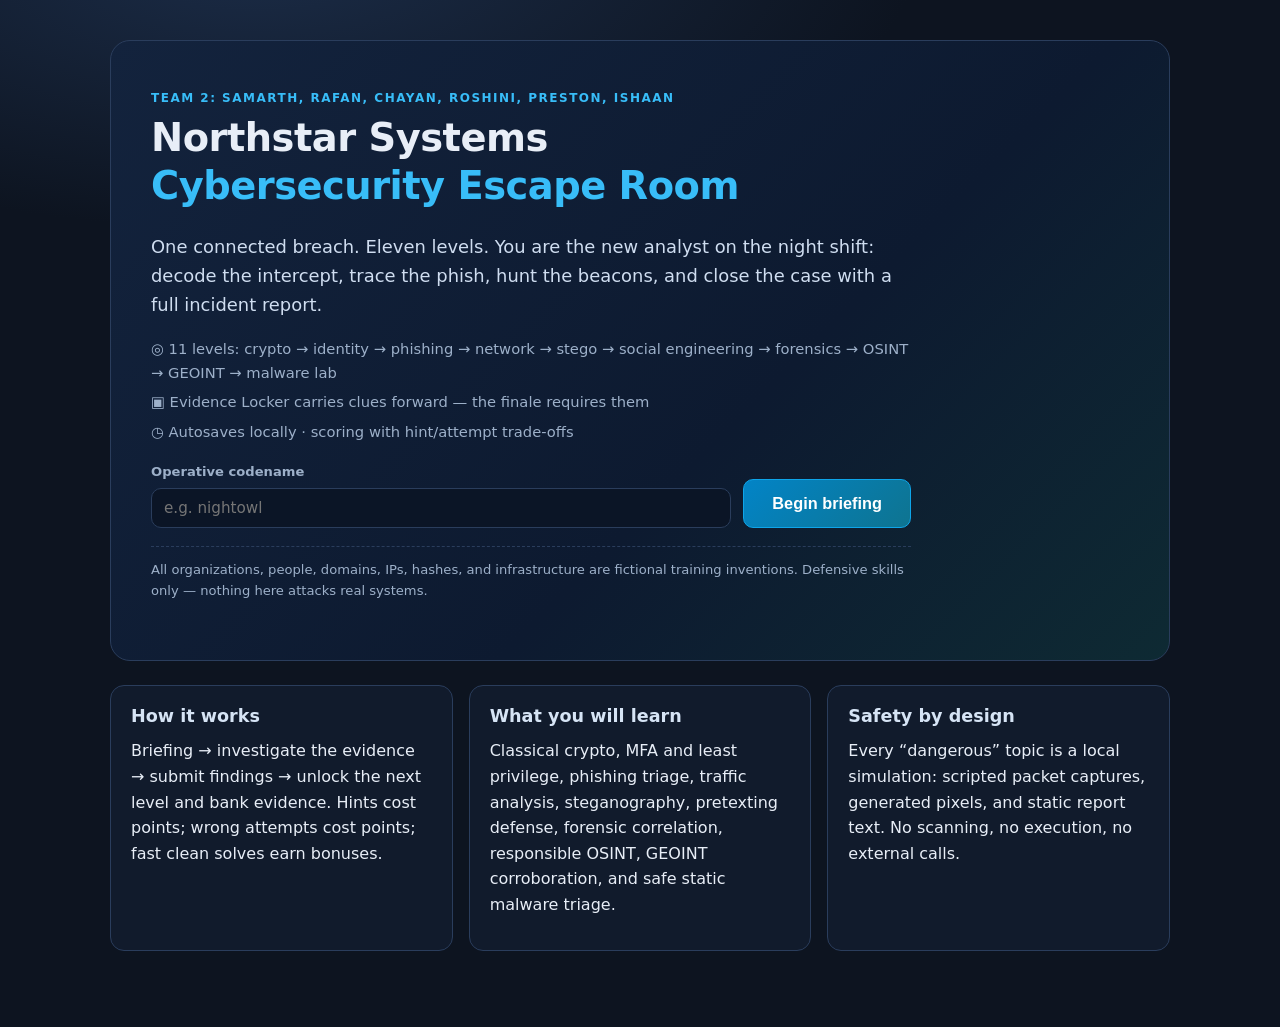
<file: index.html>
<!DOCTYPE html>
<html lang="en">
<head>
<meta charset="UTF-8" />
<meta name="viewport" content="width=device-width, initial-scale=1.0" />
<meta name="description" content="Northstar Systems — a fictional cybersecurity incident investigation. An 11-level educational escape room. All people, companies, and infrastructure are fictional." />
<title>Northstar Systems — Cyber Incident Escape Room</title>
<link rel="icon" href="data:image/svg+xml,%3Csvg xmlns='http://www.w3.org/2000/svg' viewBox='0 0 32 32'%3E%3Crect width='32' height='32' rx='7' fill='%230d1420'/%3E%3Ctext x='16' y='23' font-size='18' text-anchor='middle' fill='%2338bdf8'%3E%E2%AC%A2%3C/text%3E%3C/svg%3E" />
<link rel="stylesheet" href="css/styles.css" />
</head>
<body>
<a class="skip-link" href="#view">Skip to main content</a>
<div id="app">
  <header id="topbar" class="topbar" hidden>
    <div class="topbar-inner">
      <div class="brand" aria-label="Northstar Systems Investigation">
        <span class="brand-mark" aria-hidden="true">⬢</span>
        <span class="brand-text"><strong>NORTHSTAR SYSTEMS</strong><small>Incident Investigation Unit</small></span>
      </div>
      <div class="topbar-stats" role="status" aria-label="Investigation status">
        <div class="tstat"><span class="tstat-label">Operative</span><span class="tstat-value" id="hudOperative">—</span></div>
        <div class="tstat"><span class="tstat-label">Score</span><span class="tstat-value" id="hudScore">0</span></div>
        <div class="tstat"><span class="tstat-label">Progress</span><span class="tstat-value" id="hudProgress">0/11</span></div>
        <div class="tstat"><span class="tstat-label">Time</span><span class="tstat-value timer-row"><span id="hudTime" aria-live="off">00:00:00</span><button type="button" class="timer-toggle" id="hudPauseBtn" aria-pressed="false" aria-label="Pause mission timer" title="Pause mission timer">⏸</button></span><span class="timer-state is-running" id="hudTimerState"><span class="timer-dot" aria-hidden="true"></span><span id="hudTimerStateText">RUNNING</span></span></div>
      </div>
      <div class="topbar-actions">
        <button type="button" class="btn btn-ghost btn-sm" id="btnResetTop">Reset Investigation</button>
      </div>
    </div>
    <div class="progress-track" aria-hidden="true"><div class="progress-fill" id="hudBar"></div></div>
  </header>

  <div id="layout" class="layout" hidden>
    <nav class="sidenav" aria-label="Investigation sections">
      <button type="button" class="side-link" data-tab="investigation"><span aria-hidden="true">◎</span> Investigation</button>
      <button type="button" class="side-link" data-tab="map"><span aria-hidden="true">▦</span> Mission Map</button>
      <button type="button" class="side-link" data-tab="evidence"><span aria-hidden="true">▣</span> Evidence Locker <span class="pill" id="evCount">0</span></button>
      <button type="button" class="side-link" data-tab="notes"><span aria-hidden="true">✎</span> Notes</button>
      <button type="button" class="side-link" data-tab="help"><span aria-hidden="true">?</span> Help</button>
    </nav>
    <main id="view" class="view" tabindex="-1"></main>
  </div>

  <main id="landingWrap">
    <div id="viewLanding" tabindex="-1"></div>
  </main>
</div>

<div id="modalRoot"></div>
<div id="demoRoot"></div>
<div id="toastRoot" class="toast-root" aria-live="polite" aria-atomic="true"></div>

<script src="js/config.js"></script>
<script src="js/storage.js"></script>
<script src="js/data.js"></script>
<script src="js/engine.js"></script>
<script src="js/levels.js"></script>
<script src="js/app.js"></script>
</body>
</html>
</file>
<file: css/styles.css>
/* Northstar Systems — professional SOC-training aesthetic. Dark, calm, readable. */
:root {
  --bg: #0d1420;
  --bg2: #111b2c;
  --panel: #16233a;
  --panel2: #1b2c47;
  --line: #2a3d5c;
  --ink: #e8eef7;
  --muted: #9db0c9;
  --accent: #38bdf8;
  --accent2: #34d399;
  --warn: #fbbf24;
  --bad: #f87171;
  --good: #34d399;
  --radius: 14px;
  --focus: #7dd3fc;
}
* { box-sizing: border-box; }
/* Author display rules (grid/flex/inline-flex below) would otherwise override
   the UA stylesheet's [hidden]{display:none}. This guard keeps every
   hidden attribute — layout, topbar, badges — actually hidden. */
[hidden] { display: none !important; }
html { scroll-behavior: smooth; }
body {
  margin: 0; background: radial-gradient(1200px 500px at 20% -5%, #1b2c47 0%, var(--bg) 55%) fixed, var(--bg);
  color: var(--ink); font-family: "Segoe UI", system-ui, -apple-system, Roboto, "Helvetica Neue", Arial, sans-serif;
  line-height: 1.6; font-size: 16px;
}
.skip-link { position: absolute; left: -9999px; top: 0; background: var(--accent); color: #06121f; padding: 8px 14px; z-index: 200; border-radius: 0 0 8px 0; }
.skip-link:focus { left: 0; }
:focus-visible { outline: 3px solid var(--focus); outline-offset: 2px; border-radius: 6px; }
h1, h2, h3, h4 { line-height: 1.25; margin: 0 0 0.6em; }
h1 { font-size: 2.4rem; letter-spacing: -0.5px; }
h1 span { color: var(--accent); }
h2 { font-size: 1.6rem; }
h3 { font-size: 1.1rem; color: #d6e4f5; }
p { margin: 0 0 0.8em; }
.muted { color: var(--muted); }
.small { font-size: 0.85rem; }
.mono { font-family: Consolas, "Cascadia Mono", Menlo, monospace; }
.break { word-break: break-all; }
.kicker { text-transform: uppercase; letter-spacing: 1.5px; font-size: 0.75rem; color: var(--accent); font-weight: 700; margin-bottom: 0.5em; }

/* ---------- top bar ---------- */
.topbar { position: sticky; top: 0; z-index: 50; background: rgba(13, 20, 32, 0.96); border-bottom: 1px solid var(--line); }
.topbar-inner { max-width: 1200px; margin: 0 auto; padding: 10px 20px; display: flex; gap: 18px; align-items: center; flex-wrap: wrap; }
.brand { display: flex; gap: 10px; align-items: center; margin-right: auto; }
.brand-mark { font-size: 1.6rem; color: var(--accent); }
.brand-text { display: flex; flex-direction: column; font-size: 0.9rem; }
.brand-text small { color: var(--muted); font-size: 0.7rem; letter-spacing: 1px; }
.topbar-stats { display: flex; gap: 18px; flex-wrap: wrap; }
.tstat { display: flex; flex-direction: column; min-width: 70px; }
.tstat-label { font-size: 0.68rem; text-transform: uppercase; letter-spacing: 1px; color: var(--muted); }
.tstat-value { font-weight: 700; font-variant-numeric: tabular-nums; }
.progress-track { height: 4px; background: #0a1220; }
.progress-fill { height: 100%; width: 0; background: linear-gradient(90deg, var(--accent), var(--accent2)); transition: width 0.4s; }

/* ---------- layout ---------- */
.layout { max-width: 1200px; margin: 0 auto; padding: 20px; display: grid; grid-template-columns: 210px 1fr; gap: 20px; align-items: start; }
.sidenav { position: sticky; top: 90px; display: flex; flex-direction: column; gap: 6px; background: var(--bg2); border: 1px solid var(--line); border-radius: var(--radius); padding: 12px; }
.side-link { display: flex; gap: 10px; align-items: center; background: none; border: 1px solid transparent; color: var(--ink); padding: 10px 12px; border-radius: 10px; cursor: pointer; font-size: 0.95rem; text-align: left; }
.side-link:hover { background: var(--panel); }
.side-link.on { background: var(--panel2); border-color: var(--accent); }
.pill { margin-left: auto; background: var(--accent); color: #06121f; font-size: 0.72rem; font-weight: 700; border-radius: 999px; padding: 1px 9px; }
.view { min-height: 60vh; }
.view:focus { outline: none; }

/* ---------- landing ---------- */
#landingWrap { max-width: 1100px; margin: 0 auto; padding: 40px 20px 60px; }
.hero { background: linear-gradient(135deg, #13233d, #0d1a30 60%, #0e2a33); border: 1px solid var(--line); border-radius: 20px; padding: 48px 40px; margin-bottom: 24px; }
.hero-inner { max-width: 760px; }
.lede { font-size: 1.12rem; color: #cfddf0; }
.hero-meta { display: flex; flex-direction: column; gap: 6px; margin: 18px 0; color: var(--muted); font-size: 0.92rem; }
.hero-actions { display: flex; gap: 12px; flex-wrap: wrap; margin-top: 16px; align-items: flex-end; }
.fiction { margin-top: 18px; font-size: 0.82rem; color: var(--muted); border-top: 1px dashed var(--line); padding-top: 12px; }
.landing-grid { display: grid; grid-template-columns: repeat(auto-fit, minmax(260px, 1fr)); gap: 16px; }

/* ---------- cards / buttons / fields ---------- */
.card { background: var(--bg2); border: 1px solid var(--line); border-radius: var(--radius); padding: 20px; margin-bottom: 16px; }
.btn { background: var(--panel2); color: var(--ink); border: 1px solid var(--line); border-radius: 10px; padding: 10px 18px; font-size: 0.92rem; font-weight: 600; cursor: pointer; transition: transform 0.12s, border-color 0.12s; }
.btn:hover { border-color: var(--accent); transform: translateY(-1px); }
.btn:disabled { opacity: 0.45; cursor: not-allowed; transform: none; }
.btn-primary { background: linear-gradient(135deg, #0284c7, #0e7490); border-color: #0ea5e9; color: #fff; }
.btn-ghost { background: transparent; }
.btn-sm { padding: 7px 12px; font-size: 0.82rem; }
.btn-lg { padding: 14px 28px; font-size: 1.02rem; }
.fld { display: flex; flex-direction: column; gap: 6px; }
.fld > span { font-size: 0.82rem; font-weight: 600; color: var(--muted); }
.fld input, .fld select, .fld textarea { background: #0b1526; border: 1px solid var(--line); color: var(--ink); border-radius: 10px; padding: 10px 12px; font-size: 0.95rem; font-family: inherit; max-width: 100%; }
.fld input:focus, .fld select:focus, .fld textarea:focus { outline: none; border-color: var(--accent); box-shadow: 0 0 0 3px rgba(56, 189, 248, 0.2); }
.fld.grow { flex: 1; min-width: 220px; }
.answer-row { display: flex; gap: 12px; align-items: flex-end; flex-wrap: wrap; margin-top: 14px; }
.answer-row > * { min-width: 0; }
/* Grid items must be allowed to shrink below content minimums, or wide
   descendants (long selects, tables) force the whole page wider on mobile. */
.layout > *, .view, .ws-grid > *, .dash-grid > *, .lvl-grid > *, .ev-grid > *,
.src-grid > *, .acct-grid > *, .card { min-width: 0; }
.answer-row.wrap > * { flex: 1 1 200px; }
.check-grid { display: grid; grid-template-columns: repeat(auto-fit, minmax(240px, 1fr)); gap: 8px; margin-top: 8px; }
.check { display: flex; gap: 10px; align-items: flex-start; background: #0b1526; border: 1px solid var(--line); border-radius: 10px; padding: 10px 12px; cursor: pointer; font-size: 0.9rem; }
.check:hover { border-color: var(--accent); }
.check input { margin-top: 4px; accent-color: var(--accent); width: 18px; height: 18px; }
.kv { display: grid; grid-template-columns: 150px 1fr; gap: 8px; padding: 7px 0; border-bottom: 1px dashed var(--line); font-size: 0.9rem; }
.kv span:first-child { color: var(--muted); font-weight: 600; font-size: 0.8rem; text-transform: uppercase; letter-spacing: 0.5px; }
.tag { display: inline-block; background: #0b1526; border: 1px solid var(--line); border-radius: 999px; padding: 2px 12px; font-size: 0.78rem; margin: 2px; }
.tags { margin-top: 8px; }
.diff { font-size: 0.72rem; font-weight: 700; text-transform: uppercase; letter-spacing: 0.8px; padding: 3px 12px; border-radius: 999px; border: 1px solid; }
.diff-easy { color: #6ee7b7; border-color: #34d399; }
.diff-medium { color: #fcd34d; border-color: #fbbf24; }
.diff-hard { color: #fca5a5; border-color: #f87171; }
.diff-impossible { color: #e9d5ff; border-color: #a855f7; background: rgba(168, 85, 247, 0.12); }
.status { font-size: 0.72rem; font-weight: 700; letter-spacing: 0.8px; padding: 3px 12px; border-radius: 6px; }
.st-locked { background: #1f2937; color: #9ca3af; }
.st-available { background: rgba(56, 189, 248, 0.15); color: var(--accent); }
.st-in-progress { background: rgba(251, 191, 36, 0.15); color: var(--warn); }
.st-completed { background: rgba(52, 211, 153, 0.15); color: var(--good); }
.feedback { margin: 12px 0; }
.alert { border-radius: 12px; padding: 14px 16px; border: 1px solid; }
.alert.err { background: rgba(248, 113, 113, 0.1); border-color: var(--bad); }
.alert.warn { background: rgba(251, 191, 36, 0.07); border-color: var(--warn); margin-top: 10px; }
.alert strong .pen, .alert .pen { color: var(--warn); }
.alert p { margin: 0.4em 0 0; }
.scorebreak { margin-top: 12px; border-top: 1px solid var(--line); padding-top: 10px; }
.scorebreak h4 { margin: 0 0 6px; font-size: 0.8rem; letter-spacing: 1px; text-transform: uppercase; color: var(--muted); }
.scorebreak dl { margin: 0; display: grid; gap: 4px; font-size: 0.85rem; }
.scorebreak dl > div { display: flex; justify-content: space-between; gap: 12px; }
.scorebreak dt { color: var(--muted); }
.scorebreak dd { margin: 0; font-variant-numeric: tabular-nums; }
.scorebreak .total dt, .scorebreak .total dd { color: var(--ink); font-weight: 700; }
.solved { border-color: var(--good); background: linear-gradient(180deg, rgba(52, 211, 153, 0.08), var(--bg2)); }
.ev-unlock { background: rgba(56, 189, 248, 0.08); border: 1px dashed var(--accent); border-radius: 10px; padding: 10px 14px; }
.linkbtn { background: none; border: none; color: var(--accent); cursor: pointer; font-size: 0.9rem; padding: 4px 2px; text-decoration: underline; }
.crumbs { margin-bottom: 8px; }
.lvl-head { margin-bottom: 12px; }

/* ---------- dashboard ---------- */
.dash-grid { display: grid; grid-template-columns: 1fr 1fr; gap: 0 16px; }
.dash-grid .span2 { grid-column: 1 / -1; }
.stat-grid { display: grid; grid-template-columns: repeat(auto-fit, minmax(110px, 1fr)); gap: 10px; margin: 10px 0; }
.stat-grid > div { background: #0b1526; border: 1px solid var(--line); border-radius: 10px; padding: 10px; text-align: center; }
.stat-grid strong { display: block; font-size: 1.05rem; }
.stat-grid span { font-size: 0.72rem; color: var(--muted); text-transform: uppercase; letter-spacing: 0.6px; }
.evmini { list-style: none; margin: 0 0 10px; padding: 0; font-size: 0.88rem; }
.evmini li { padding: 6px 0; border-bottom: 1px dashed var(--line); }
.storylist { margin: 0; padding-left: 20px; font-size: 0.9rem; }
.lvl-grid { display: grid; grid-template-columns: repeat(auto-fill, minmax(240px, 1fr)); gap: 14px; margin-top: 14px; }
.lvl-card { background: var(--bg2); border: 1px solid var(--line); border-radius: var(--radius); padding: 16px; }
.lvl-card.completed { border-color: var(--good); }
.lvl-card.locked { opacity: 0.65; }
.lvl-num { font-size: 0.72rem; letter-spacing: 1.5px; color: var(--muted); margin: 0; }
.ev-grid { display: grid; grid-template-columns: repeat(auto-fill, minmax(270px, 1fr)); gap: 14px; margin: 14px 0; }
.ev-card { background: var(--bg2); border: 1px solid var(--accent); border-radius: var(--radius); padding: 16px; }
.ev-card.missing { border-color: var(--line); opacity: 0.7; }
.ev-id { font-size: 0.72rem; letter-spacing: 1px; color: var(--accent); margin: 0 0 4px; }
.note-list { display: grid; gap: 10px; margin-top: 12px; }
.note { background: var(--bg2); border: 1px solid var(--line); border-radius: 10px; padding: 12px 14px; white-space: pre-wrap; }
.brief-list li { margin-bottom: 6px; }

/* ---------- workstations ---------- */
.ws-grid { display: grid; gap: 0 16px; }
.ws-2col { grid-template-columns: 1.1fr 1fr; }
.ws-mail { grid-template-columns: 320px 1fr; }
.cipher-text { font-size: 1.15rem; letter-spacing: 2px; background: #0b1526; padding: 14px; border-radius: 10px; border: 1px solid var(--line); }
.decode-out { background: #0b1526; border: 1px solid var(--accent); border-radius: 10px; padding: 12px; min-height: 52px; letter-spacing: 1px; }
.freq-row { display: grid; grid-template-columns: 24px 1fr 44px; gap: 8px; align-items: center; font-size: 0.82rem; margin-bottom: 4px; }
.freq-barwrap { background: #0b1526; border-radius: 6px; height: 12px; }
.freq-bar { display: block; height: 100%; background: linear-gradient(90deg, #0284c7, #34d399); border-radius: 6px; }
.acct-grid { display: grid; grid-template-columns: repeat(auto-fit, minmax(250px, 1fr)); gap: 10px; }
.acct { display: block; cursor: pointer; }
.acct input { position: absolute; opacity: 0; }
.acct-body { display: block; background: #0b1526; border: 2px solid var(--line); border-radius: 12px; padding: 12px 14px; font-size: 0.85rem; }
.acct input:checked + .acct-body { border-color: var(--accent); box-shadow: 0 0 0 3px rgba(56, 189, 248, 0.2); }
.acct input:focus-visible + .acct-body { outline: 3px solid var(--focus); outline-offset: 2px; }
.acct-body code { color: var(--accent); }
.mail-item { display: flex; flex-direction: column; gap: 2px; width: 100%; text-align: left; background: #0b1526; color: var(--ink); border: 1px solid var(--line); border-radius: 10px; padding: 10px 12px; margin-bottom: 8px; cursor: pointer; font-size: 0.85rem; }
.mail-item:hover, .mail-item.active { border-color: var(--accent); }
.mail-from { font-weight: 700; font-size: 0.8rem; }
.mail-subj { color: #d6e4f5; }
.mail-time { color: var(--muted); font-size: 0.75rem; }
.mail-meta { display: grid; grid-template-columns: 70px 1fr; gap: 4px 10px; font-size: 0.85rem; background: #0b1526; padding: 12px; border-radius: 10px; }
.mail-meta dt { color: var(--muted); font-weight: 600; }
.mail-meta dd { margin: 0; }
.mail-body { white-space: pre-wrap; background: #0b1526; border: 1px solid var(--line); border-radius: 10px; padding: 14px; margin-top: 10px; font-size: 0.9rem; }
.deadlink { color: var(--warn); }
.attach { background: #3b2f10; border: 1px solid var(--warn); border-radius: 8px; padding: 2px 10px; font-size: 0.82rem; }
.pkt-tools { display: grid; grid-template-columns: 2fr 1fr 1fr; gap: 10px; margin-bottom: 12px; }
.table-scroll { overflow-x: auto; border: 1px solid var(--line); border-radius: 10px; }
table.pkt { border-collapse: collapse; width: 100%; min-width: 640px; font-size: 0.83rem; }
table.pkt th, table.pkt td { text-align: left; padding: 8px 10px; border-bottom: 1px solid var(--line); }
table.pkt thead th { background: #0b1526; color: var(--muted); text-transform: uppercase; font-size: 0.7rem; letter-spacing: 0.8px; }
table.pkt tbody tr[data-n] { cursor: pointer; }
table.pkt tbody tr[data-n]:hover { background: rgba(56, 189, 248, 0.07); }
table.pkt tr.sel { background: rgba(56, 189, 248, 0.12); }
.proto { background: #0b1526; border: 1px solid var(--line); border-radius: 6px; padding: 1px 8px; font-size: 0.75rem; }
.pkt-detail { margin-top: 10px; background: #0b1526; border: 1px solid var(--line); border-radius: 10px; padding: 12px 14px; font-size: 0.88rem; }
.meta-grid { display: grid; grid-template-columns: 110px 1fr; gap: 4px 10px; font-size: 0.85rem; }
.meta-grid dt { color: var(--muted); }
.meta-grid dd { margin: 0; }
.img-frame { overflow: auto; border: 1px solid var(--line); border-radius: 10px; background: #000; }
.img-frame canvas { display: block; max-width: none; }
.hex { background: #060c16; border: 1px solid var(--line); border-radius: 10px; padding: 12px; font-size: 0.72rem; overflow-x: auto; max-height: 220px; overflow-y: auto; }
.chat { display: flex; flex-direction: column; gap: 8px; }
.chat.mini { max-height: 220px; overflow-y: auto; margin-bottom: 10px; }
.chatline { background: #0b1526; border-radius: 8px; padding: 8px 10px; font-size: 0.85rem; }
.seg { display: block; width: 100%; text-align: left; background: #0b1526; color: var(--ink); border: 2px solid var(--line); border-radius: 10px; padding: 10px 12px; margin-bottom: 8px; cursor: pointer; font-size: 0.88rem; }
.seg:hover { border-color: var(--accent); }
.seg.on { border-color: var(--warn); background: rgba(251, 191, 36, 0.08); }
.tmsg.sys { border-style: dashed; border-color: var(--accent); background: rgba(56, 189, 248, 0.07); }
.tmsg.sys .seg-who { color: var(--accent); }
.seg-who { display: block; font-size: 0.72rem; color: var(--muted); text-transform: uppercase; letter-spacing: 0.6px; margin-bottom: 3px; }
.inject-banner { background: rgba(248, 113, 113, 0.12); border: 1px solid var(--bad); border-radius: 10px; padding: 10px 12px; font-size: 0.85rem; }
.fore-card { margin-bottom: 6px; }
.fore-card .seg { margin-bottom: 0; }
.fore-detail { background: #0b1526; border: 1px dashed var(--accent); border-radius: 0 0 10px 10px; padding: 10px 12px; font-size: 0.85rem; }
.timeline { margin: 0; padding-left: 24px; font-size: 0.88rem; }
.timeline li { margin-bottom: 8px; }
.src-grid { display: grid; grid-template-columns: repeat(auto-fit, minmax(250px, 1fr)); gap: 10px; margin-top: 10px; }
.src { background: #0b1526; border: 1px solid var(--line); border-radius: 10px; padding: 12px 14px; font-size: 0.85rem; }
.src-kind { font-size: 0.7rem; text-transform: uppercase; letter-spacing: 1px; color: var(--accent); margin: 0 0 4px; }
.geo { width: 100%; border: 1px solid var(--line); border-radius: 10px; background: #0a1626; }
.tabs { display: flex; gap: 6px; flex-wrap: wrap; margin-bottom: 10px; }
.tabbtn { background: #0b1526; color: var(--ink); border: 1px solid var(--line); border-radius: 8px; padding: 7px 12px; cursor: pointer; font-size: 0.82rem; }
.tabbtn.on { border-color: var(--accent); background: var(--panel2); }
.tabpanel { background: #0b1526; border: 1px solid var(--line); border-radius: 10px; padding: 14px; font-size: 0.88rem; min-height: 120px; }
.strlist { margin: 0; padding-left: 18px; }
.strlist li { margin-bottom: 4px; }
.hint-list { display: grid; gap: 10px; }
.hint p { margin: 8px 0 0; background: rgba(251, 191, 36, 0.07); border-left: 3px solid var(--warn); padding: 8px 12px; font-size: 0.88rem; }
.report h3 { margin-top: 1.4em; color: var(--accent); }

/* ---------- modal / toast ---------- */
.modal-back { position: fixed; inset: 0; background: rgba(4, 8, 15, 0.7); display: flex; align-items: center; justify-content: center; z-index: 100; padding: 20px; }
.modal { background: var(--bg2); border: 1px solid var(--accent); border-radius: 16px; padding: 26px; max-width: 520px; width: 100%; }
.toast-root { position: fixed; bottom: 20px; left: 50%; transform: translateX(-50%); z-index: 120; display: flex; flex-direction: column; gap: 8px; align-items: center; }
.toast { background: var(--panel2); border: 1px solid var(--accent); color: var(--ink); border-radius: 10px; padding: 10px 18px; font-size: 0.88rem; opacity: 0; transition: opacity 0.3s; max-width: min(90vw, 560px); }
.toast.show { opacity: 1; }

/* ---------- responsive ---------- */
@media (max-width: 960px) {
  .layout { grid-template-columns: 1fr; }
  .sidenav { position: static; flex-direction: row; flex-wrap: wrap; }
  .side-link { flex: 1 1 140px; }
  .ws-2col, .ws-mail, .dash-grid { grid-template-columns: 1fr; }
  .dash-grid .span2 { grid-column: auto; }
  .pkt-tools { grid-template-columns: 1fr; }
  h1 { font-size: 1.9rem; }
  .hero { padding: 32px 22px; }
  .kv { grid-template-columns: 110px 1fr; }
  .topbar-inner { gap: 10px; }
}
@media (prefers-reduced-motion: reduce) {
  * { transition: none !important; animation: none !important; scroll-behavior: auto !important; }
}

/* ---------- enhancement pass: feedback, chain, notes, demo, presentation ---------- */
.success-kicker { color: var(--good); }
@keyframes nsPop {
  from { opacity: 0; transform: translateY(10px) scale(0.99); }
  to { opacity: 1; transform: translateY(0) scale(1); }
}
.pop-in { animation: nsPop 0.35s ease-out; }
.learn-list { margin: 0 0 0.8em; padding-left: 22px; }
.learn-list li { margin-bottom: 4px; }
.timer-row { display: inline-flex; align-items: center; gap: 6px; }
.timer-toggle { display: inline-flex; align-items: center; justify-content: center; width: 26px; height: 26px;
  padding: 0; font-size: 0.8rem; line-height: 1; color: var(--ink); background: var(--panel2);
  border: 1px solid var(--line); border-radius: 7px; cursor: pointer;
  transition: border-color 0.15s, background-color 0.15s, transform 0.1s; }
.timer-toggle:hover { border-color: var(--accent); }
.timer-toggle:active { transform: scale(0.92); }
.timer-toggle:focus-visible { outline: 3px solid var(--focus); outline-offset: 2px; }
.timer-state { display: inline-flex; align-items: center; gap: 5px; margin-top: 3px; font-size: 0.65rem;
  font-weight: 700; letter-spacing: 1px; text-transform: uppercase; }
.timer-state .timer-dot { width: 7px; height: 7px; border-radius: 50%; background: var(--good); }
.timer-state.is-running { color: var(--good); }
.timer-state.is-running .timer-dot { animation: timerPulse 2.4s ease-in-out infinite; }
.timer-state.is-paused { color: var(--warn); }
.timer-state.is-paused .timer-dot { background: var(--warn); animation: none; }
@keyframes timerPulse {
  0%, 100% { opacity: 1; }
  50% { opacity: 0.35; }
}
#hudTime.paused { color: var(--warn); }
body.hide-timer .tstat:nth-child(4) { display: none; }
body.hide-score .tstat:nth-child(2) { display: none; }
.store-warn { max-width: 1200px; margin: 12px auto 0; padding: 10px 18px; background: rgba(251, 191, 36, 0.1);
  border: 1px solid var(--warn); border-radius: 10px; font-size: 0.88rem; }

/* evidence chain */
.chain { display: flex; flex-direction: column; align-items: stretch; }
.chain-link { text-align: center; color: var(--accent); font-weight: 700; line-height: 1.2; padding: 2px 0; }
.chain-node { display: flex; flex-direction: column; gap: 2px; text-align: left; background: #0b1526; color: var(--ink);
  border: 2px solid var(--accent); border-radius: 12px; padding: 10px 14px; cursor: pointer; font-size: 0.88rem; width: 100%; }
.chain-node:hover { border-color: var(--focus); }
.chain-node.sealed { border-color: var(--line); opacity: 0.65; cursor: not-allowed; }
.chain-id { font-size: 0.7rem; letter-spacing: 1px; color: var(--accent); font-weight: 700; }
.chain-node strong { font-size: 0.95rem; }
.chain-sub { font-size: 0.8rem; color: var(--muted); }
.chain-flags { display: flex; gap: 8px; align-items: center; margin-top: 2px; }
.ev-single { grid-template-columns: 1fr; }

/* demo mode (visually separated, instructor-only) */
.demo-launcher { position: fixed; left: 16px; bottom: 16px; z-index: 90;
  background: #2a1f08; color: #fcd34d; border: 2px dashed var(--warn); border-radius: 12px;
  padding: 10px 16px; font-weight: 700; font-size: 0.85rem; cursor: pointer; }
.demo-launcher:hover { background: #3a2a0b; }
.demo-tag { background: #2a1f08; border: 1px dashed var(--warn); color: #fcd34d; border-radius: 8px;
  padding: 6px 10px; font-size: 0.75rem; font-weight: 700; letter-spacing: 0.6px; }
.demo-out { background: #0b1526; border: 1px solid var(--line); border-radius: 10px; padding: 10px 12px;
  font-size: 0.85rem; margin-top: 8px; max-height: 220px; overflow-y: auto; }

/* presentation mode: large text, focused workspace */
body.presentation { font-size: 18px; }
body.presentation .layout { grid-template-columns: 1fr; max-width: 1000px; }
body.presentation .sidenav { display: none; }
body.presentation .topbar-actions { display: none; }
body.presentation .view h2 { font-size: 2rem; }
body.presentation .card { padding: 26px; }
.presnav { background: var(--bg2); border: 1px solid var(--accent); border-radius: var(--radius);
  padding: 12px 16px; margin-bottom: 16px; }

/* touch targets on coarse pointers */
@media (pointer: coarse) {
  .btn, .side-link, .seg, .mail-item, .tabbtn, .chain-node, .linkbtn { min-height: 44px; }
  .check input { width: 22px; height: 22px; }
}

/* small-mobile refinements */
@media (max-width: 560px) {
  body { font-size: 15px; }
  .topbar-inner { padding: 8px 12px; gap: 8px; }
  .topbar-stats { gap: 12px; }
  .tstat { min-width: 56px; }
  .layout { padding: 12px; }
  .card { padding: 14px; }
  .kv { grid-template-columns: 96px 1fr; font-size: 0.82rem; }
  .meta-grid { grid-template-columns: 92px 1fr; }
  .mail-meta { grid-template-columns: 56px 1fr; }
  .hero-actions .btn-lg { width: 100%; justify-content: center; }
  .toast-root { bottom: 76px; }
  .demo-launcher { left: 12px; bottom: 12px; padding: 8px 12px; }
  table.pkt { min-width: 560px; }
}
</file>
